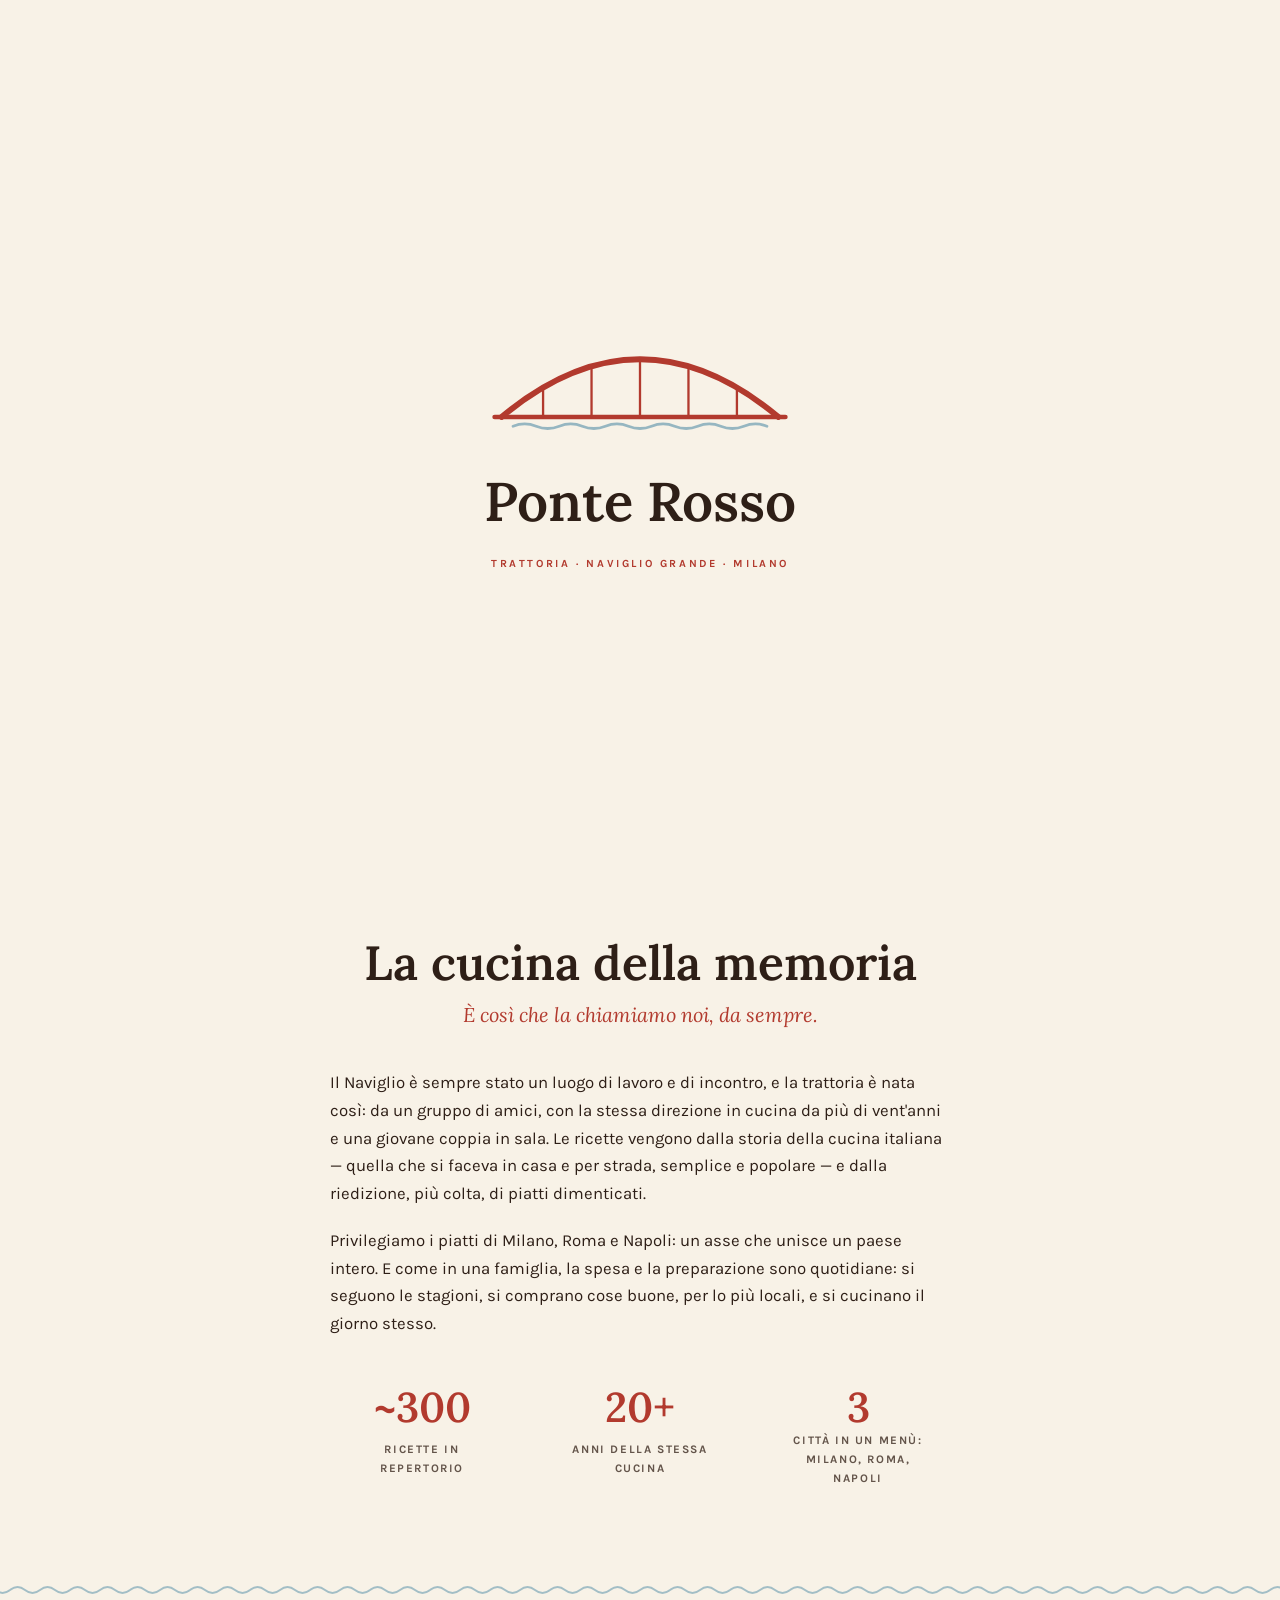
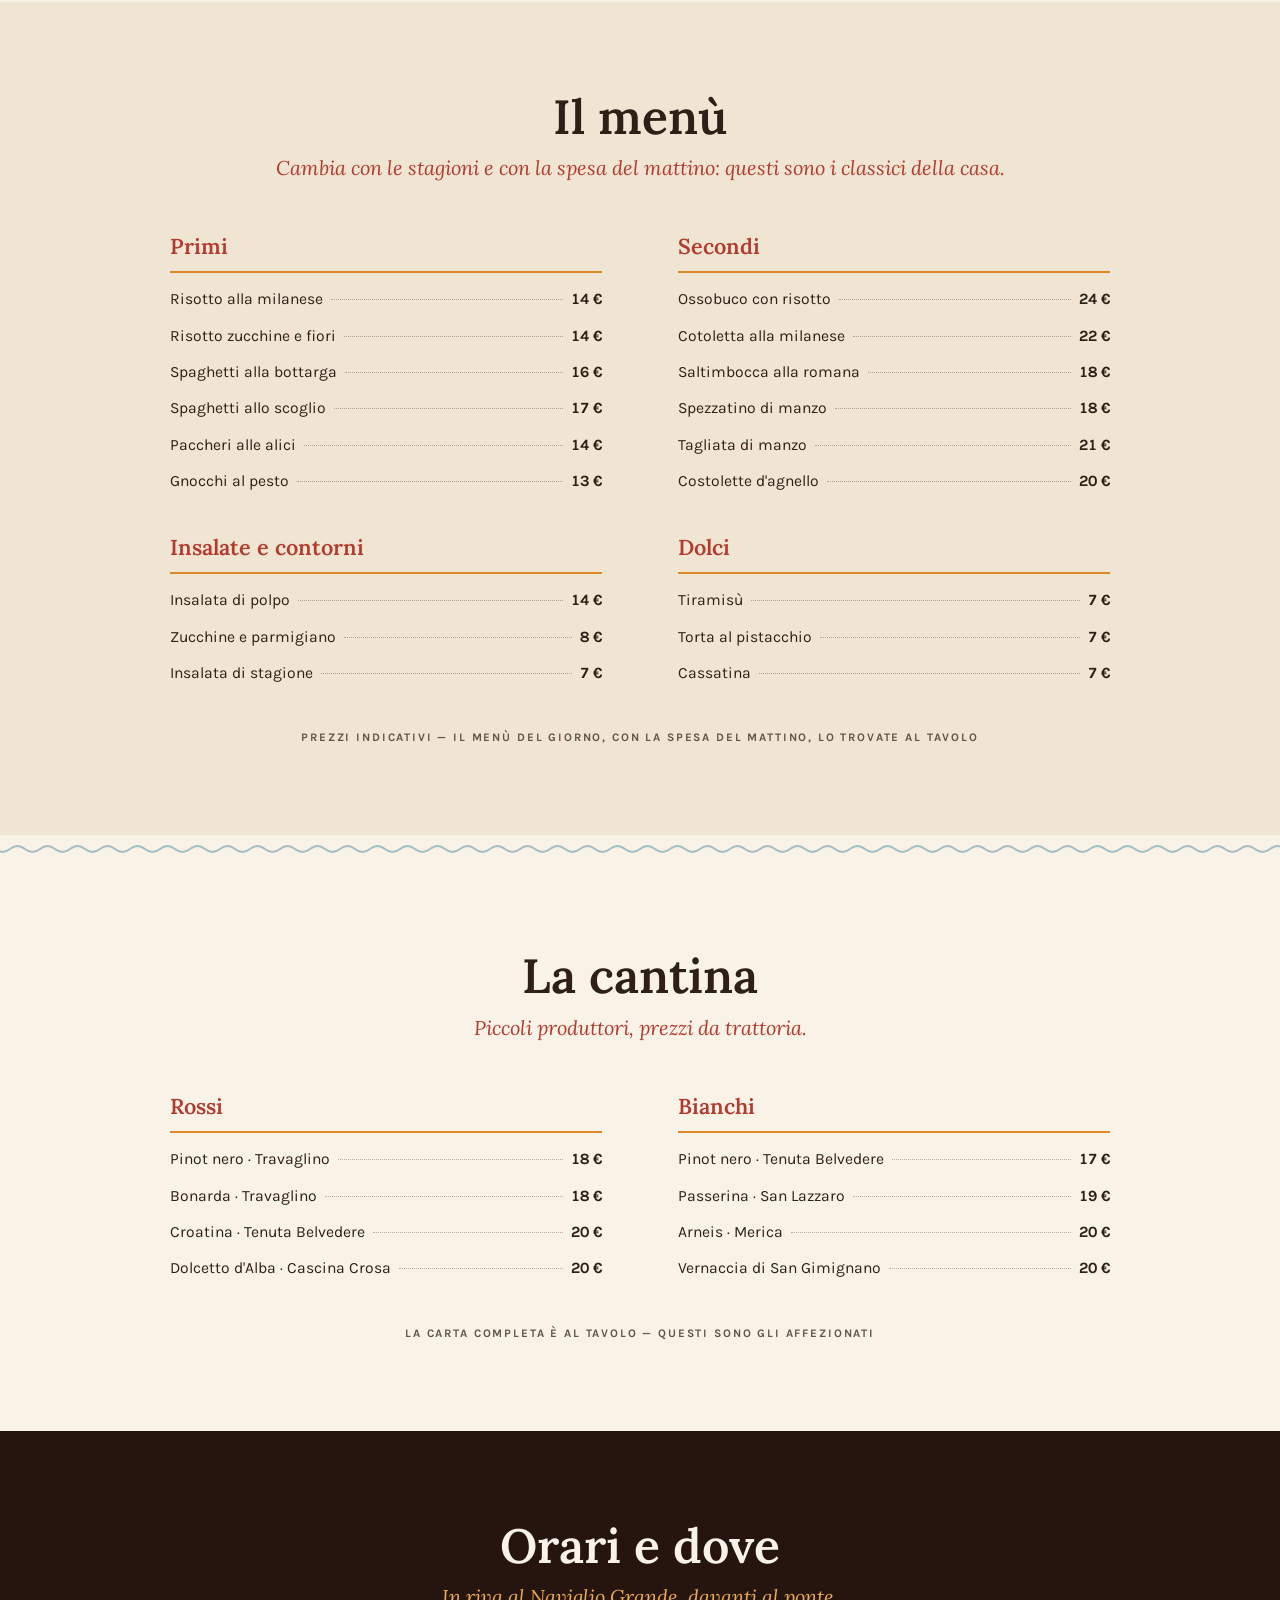
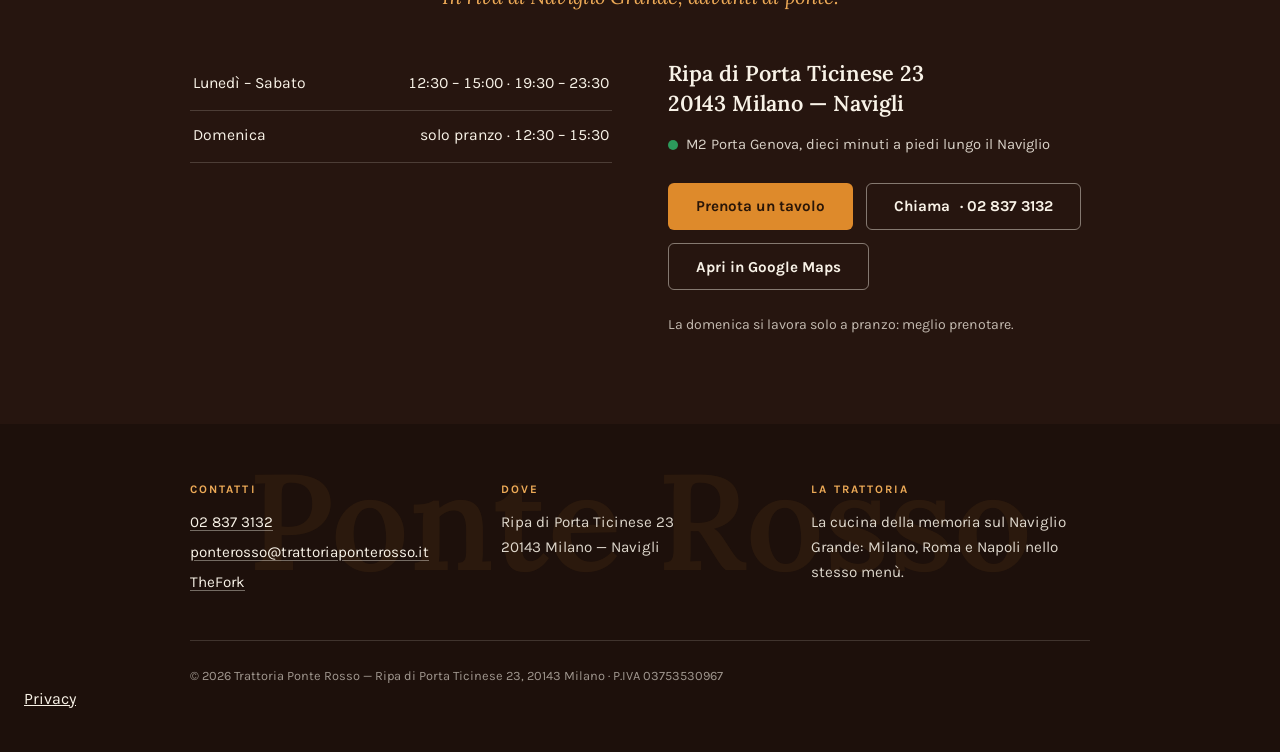
<file: index.html>
<!DOCTYPE html>
<html lang="it">
<head>
  <meta charset="UTF-8">
  <meta name="viewport" content="width=device-width, initial-scale=1.0">
  <meta name="robots" content="noindex">
  <title>Trattoria Ponte Rosso — Cucina della memoria sul Naviglio Grande, Milano | Ripa di Porta Ticinese 23</title>
  <meta name="description" content="Trattoria Ponte Rosso: cucina della memoria sul Naviglio Grande — risotto alla milanese, ossobuco, saltimbocca e l'asse Milano–Roma–Napoli. Ripa di Porta Ticinese 23, Milano. Prenota su TheFork o al 02 837 3132.">
  <meta property="og:title" content="Trattoria Ponte Rosso — Navigli, Milano">
  <meta property="og:description" content="La cucina della memoria sul Naviglio Grande: trecento ricette, spesa quotidiana e l'asse Milano–Roma–Napoli. TheFork 8,7 su 10.">
  <meta property="og:type" content="website">
  <meta property="og:locale" content="it_IT">
  <meta property="og:url" content="https://rotenzark.github.io/trattoria-ponte-rosso/">
  <meta property="og:image" content="https://rotenzark.github.io/trattoria-ponte-rosso/og-image.png">
  <meta name="twitter:card" content="summary_large_image">
  <link rel="canonical" href="https://rotenzark.github.io/trattoria-ponte-rosso/">
  <meta name="theme-color" content="#26150F">
  <link rel="icon" href="favicon.svg?v=1" type="image/svg+xml">
  <link rel="icon" href="favicon-32.png?v=1" type="image/png" sizes="32x32">
  <link rel="apple-touch-icon" href="apple-touch-icon.png?v=1">
  <script>document.documentElement.classList.add('js')</script>
  <link rel="stylesheet" href="fonts/fonts.css?v=1">
  <link rel="stylesheet" href="css/style.css?v=1">
  <script type="application/ld+json">
  {
    "@context": "https://schema.org",
    "@type": "Restaurant",
    "name": "Trattoria Ponte Rosso",
    "description": "Trattoria sul Naviglio Grande: cucina della memoria, circa trecento ricette tra semplicità casalinga e piatti riproposti dalla tradizione, lungo l'asse Milano–Roma–Napoli. Spesa quotidiana e produzioni locali.",
    "servesCuisine": "Cucina italiana della tradizione",
    "telephone": "+39028373132",
    "email": "ponterosso@trattoriaponterosso.it",
    "priceRange": "€€",
    "acceptsReservations": "https://www.thefork.it/ristorante/ponte-rosso-r53111",
    "url": "https://rotenzark.github.io/trattoria-ponte-rosso/",
    "image": "https://rotenzark.github.io/trattoria-ponte-rosso/og-image.png",
    "address": {
      "@type": "PostalAddress",
      "streetAddress": "Ripa di Porta Ticinese 23",
      "addressLocality": "Milano",
      "postalCode": "20143",
      "addressRegion": "MI",
      "addressCountry": "IT"
    },
    "areaServed": "Milano Navigli",
    "hasMap": "https://www.google.com/maps/search/?api=1&query=Ripa+di+Porta+Ticinese+23%2C+Milano",
    "openingHoursSpecification": [
      { "@type": "OpeningHoursSpecification", "dayOfWeek": ["Monday","Tuesday","Wednesday","Thursday","Friday","Saturday"], "opens": "12:30", "closes": "15:00" },
      { "@type": "OpeningHoursSpecification", "dayOfWeek": ["Monday","Tuesday","Wednesday","Thursday","Friday","Saturday"], "opens": "19:30", "closes": "23:30" },
      { "@type": "OpeningHoursSpecification", "dayOfWeek": "Sunday", "opens": "12:30", "closes": "15:30" }
    ]
  }
  </script>
</head>
<body>

  <!-- ============ INTRO "IL PONTE" ============ -->
  <div class="intro" id="intro" aria-hidden="true">
    <div class="intro-scena">
      <svg class="intro-ponte" viewBox="0 0 260 90" fill="none" focusable="false">
        <path class="p-arco" d="M10 78 Q130 -22 250 78"/>
        <line class="p-impalcato" x1="4" y1="78" x2="256" y2="78"/>
        <g class="p-tiranti">
          <line x1="46" y1="78" x2="46" y2="55"/>
          <line x1="88" y1="78" x2="88" y2="37"/>
          <line x1="130" y1="78" x2="130" y2="29"/>
          <line x1="172" y1="78" x2="172" y2="37"/>
          <line x1="214" y1="78" x2="214" y2="55"/>
        </g>
        <path class="p-acqua" d="M20 86 q10 -4 20 0 t20 0 t20 0 t20 0 t20 0 t20 0 t20 0 t20 0 t20 0 t20 0 t20 0"/>
      </svg>
      <p class="intro-nome">Ponte Rosso</p>
      <p class="intro-riga">Trattoria · Naviglio Grande · Milano</p>
    </div>
  </div>
  <noscript><style>.intro { display: none; }</style></noscript>

  <a class="skip-link" href="#top" data-i18n="skip">Salta al contenuto</a>

  <header class="topbar">
    <a class="wordmark" href="#top" aria-label="Ponte Rosso — torna su" data-i18n-aria="aria_top">Ponte Rosso</a>
    <nav class="nav" aria-label="Navigazione principale" data-i18n-aria="aria_nav">
      <button class="nav-toggle" aria-expanded="false" aria-controls="nav-menu">
        <span class="nav-toggle-bar" aria-hidden="true"></span>
        <span data-i18n="menu">Menu</span>
      </button>
      <ul class="nav-menu" id="nav-menu">
        <li><a href="#memoria" data-i18n="nav_story">La memoria</a></li>
        <li><a href="#menu-sez" data-i18n="nav_menu2">Il menù</a></li>
        <li><a href="#cantina" data-i18n="nav_wines">La cantina</a></li>
        <li><a href="#orari" data-i18n="nav_hours">Orari e dove</a></li>
      </ul>
    </nav>
    <div class="topbar-actions">
      <div class="lang-switch" role="group" aria-label="Lingua / Language">
        <button class="lang-btn is-active" data-lang="it" aria-pressed="true">IT</button>
        <span class="lang-sep" aria-hidden="true">/</span>
        <button class="lang-btn" data-lang="en" aria-pressed="false">EN</button>
      </div>
      <a class="btn btn-arancio btn-small" href="https://www.thefork.it/ristorante/ponte-rosso-r53111" target="_blank" rel="noopener">
        <span data-i18n="book_short">Prenota</span>
      </a>
    </div>
  </header>

  <main id="top">

    <!-- ============ HERO CON FOTO ============ -->
    <section class="hero">
      <img class="hero-sfondo" src="assets/img/ingresso.jpg" alt="" width="900" height="1200" aria-hidden="true">
      <div class="hero-velo" aria-hidden="true"></div>
      <div class="hero-contenuto">
        <p class="eyebrow" data-i18n="hero_eyebrow">Trattoria · Naviglio Grande · Ripa di Porta Ticinese 23, Milano</p>
        <h1 class="hero-nome">Ponte Rosso</h1>
        <p class="hero-claim" data-i18n="hero_claim">La cucina della memoria, in riva al Naviglio.</p>
        <p class="hero-lead" data-i18n="hero_lead">Trecento ricette tra la cucina di casa e i piatti dimenticati, la spesa fatta ogni mattina e la stessa mano in cucina da più di vent'anni. Il ponte è quello lì fuori.</p>
        <div class="hero-cta">
          <a class="btn btn-arancio" href="https://www.thefork.it/ristorante/ponte-rosso-r53111" target="_blank" rel="noopener" data-i18n="book_cta">Prenota un tavolo</a>
          <a class="btn btn-velo" href="#menu-sez" data-i18n="menu_cta">Guarda il menù</a>
        </div>
        <p class="hero-badge" data-i18n="hero_badge">8,7 su 10 su TheFork · sul Naviglio Grande</p>
      </div>
    </section>

    <!-- ============ LA MEMORIA ============ -->
    <section class="sezione" id="memoria">
      <h2 class="sezione-titolo" data-i18n="mem_title">La cucina della memoria</h2>
      <p class="sezione-sub" data-i18n="mem_sub">È così che la chiamiamo noi, da sempre.</p>
      <div class="memoria-testo">
        <p data-i18n="mem_p1">Il Naviglio è sempre stato un luogo di lavoro e di incontro, e la trattoria è nata così: da un gruppo di amici, con la stessa direzione in cucina da più di vent'anni e una giovane coppia in sala. Le ricette vengono dalla storia della cucina italiana — quella che si faceva in casa e per strada, semplice e popolare — e dalla riedizione, più colta, di piatti dimenticati.</p>
        <p data-i18n="mem_p2">Privilegiamo i piatti di Milano, Roma e Napoli: un asse che unisce un paese intero. E come in una famiglia, la spesa e la preparazione sono quotidiane: si seguono le stagioni, si comprano cose buone, per lo più locali, e si cucinano il giorno stesso.</p>
      </div>
      <ul class="memoria-numeri" aria-label="La trattoria in numeri" data-i18n-aria="aria_numbers">
        <li><span class="numero">~300</span><span class="numero-cosa" data-i18n="n1">ricette in repertorio</span></li>
        <li><span class="numero">20+</span><span class="numero-cosa" data-i18n="n2">anni della stessa cucina</span></li>
        <li><span class="numero">3</span><span class="numero-cosa" data-i18n="n3">città in un menù: Milano, Roma, Napoli</span></li>
      </ul>
    </section>

    <div class="onda" aria-hidden="true"></div>

    <!-- ============ IL MENÙ ============ -->
    <section class="sezione sezione-calda" id="menu-sez">
      <h2 class="sezione-titolo" data-i18n="menu_title">Il menù</h2>
      <p class="sezione-sub" data-i18n="menu_sub">Cambia con le stagioni e con la spesa del mattino: questi sono i classici della casa.</p>

      <div class="menu-colonne">
        <div class="menu-cat">
          <h3 class="cat-nome" data-i18n="c1">Primi</h3>
          <ul class="voci">
            <li class="voce"><span class="voce-nome" data-i18n="pr1">Risotto alla milanese</span><span class="voce-punti" aria-hidden="true"></span><span class="voce-prezzo">14 €</span></li>
            <li class="voce"><span class="voce-nome" data-i18n="pr2">Risotto zucchine e fiori</span><span class="voce-punti" aria-hidden="true"></span><span class="voce-prezzo">14 €</span></li>
            <li class="voce"><span class="voce-nome" data-i18n="pr3">Spaghetti alla bottarga</span><span class="voce-punti" aria-hidden="true"></span><span class="voce-prezzo">16 €</span></li>
            <li class="voce"><span class="voce-nome" data-i18n="pr4">Spaghetti allo scoglio</span><span class="voce-punti" aria-hidden="true"></span><span class="voce-prezzo">17 €</span></li>
            <li class="voce"><span class="voce-nome" data-i18n="pr5">Paccheri alle alici</span><span class="voce-punti" aria-hidden="true"></span><span class="voce-prezzo">14 €</span></li>
            <li class="voce"><span class="voce-nome" data-i18n="pr6">Gnocchi al pesto</span><span class="voce-punti" aria-hidden="true"></span><span class="voce-prezzo">13 €</span></li>
          </ul>
          <h3 class="cat-nome cat-nome-dopo" data-i18n="c3">Insalate e contorni</h3>
          <ul class="voci">
            <li class="voce"><span class="voce-nome" data-i18n="ct1">Insalata di polpo</span><span class="voce-punti" aria-hidden="true"></span><span class="voce-prezzo">14 €</span></li>
            <li class="voce"><span class="voce-nome" data-i18n="ct2">Zucchine e parmigiano</span><span class="voce-punti" aria-hidden="true"></span><span class="voce-prezzo">8 €</span></li>
            <li class="voce"><span class="voce-nome" data-i18n="ct3">Insalata di stagione</span><span class="voce-punti" aria-hidden="true"></span><span class="voce-prezzo">7 €</span></li>
          </ul>
        </div>
        <div class="menu-cat">
          <h3 class="cat-nome" data-i18n="c2">Secondi</h3>
          <ul class="voci">
            <li class="voce"><span class="voce-nome" data-i18n="sc1">Ossobuco con risotto</span><span class="voce-punti" aria-hidden="true"></span><span class="voce-prezzo">24 €</span></li>
            <li class="voce"><span class="voce-nome" data-i18n="sc2">Cotoletta alla milanese</span><span class="voce-punti" aria-hidden="true"></span><span class="voce-prezzo">22 €</span></li>
            <li class="voce"><span class="voce-nome" data-i18n="sc3">Saltimbocca alla romana</span><span class="voce-punti" aria-hidden="true"></span><span class="voce-prezzo">18 €</span></li>
            <li class="voce"><span class="voce-nome" data-i18n="sc4">Spezzatino di manzo</span><span class="voce-punti" aria-hidden="true"></span><span class="voce-prezzo">18 €</span></li>
            <li class="voce"><span class="voce-nome" data-i18n="sc5">Tagliata di manzo</span><span class="voce-punti" aria-hidden="true"></span><span class="voce-prezzo">21 €</span></li>
            <li class="voce"><span class="voce-nome" data-i18n="sc6">Costolette d'agnello</span><span class="voce-punti" aria-hidden="true"></span><span class="voce-prezzo">20 €</span></li>
          </ul>
          <h3 class="cat-nome cat-nome-dopo" data-i18n="c4">Dolci</h3>
          <ul class="voci">
            <li class="voce"><span class="voce-nome" data-i18n="dl1">Tiramisù</span><span class="voce-punti" aria-hidden="true"></span><span class="voce-prezzo">7 €</span></li>
            <li class="voce"><span class="voce-nome" data-i18n="dl2">Torta al pistacchio</span><span class="voce-punti" aria-hidden="true"></span><span class="voce-prezzo">7 €</span></li>
            <li class="voce"><span class="voce-nome" data-i18n="dl3">Cassatina</span><span class="voce-punti" aria-hidden="true"></span><span class="voce-prezzo">7 €</span></li>
          </ul>
        </div>
      </div>
      <p class="menu-nota mono" data-i18n="menu_note">Prezzi indicativi — il menù del giorno, con la spesa del mattino, lo trovate al tavolo</p>
    </section>

    <div class="onda" aria-hidden="true"></div>

    <!-- ============ LA CANTINA ============ -->
    <section class="sezione" id="cantina">
      <h2 class="sezione-titolo" data-i18n="cant_title">La cantina</h2>
      <p class="sezione-sub" data-i18n="cant_sub">Piccoli produttori, prezzi da trattoria.</p>
      <div class="menu-colonne cantina-colonne">
        <div class="menu-cat">
          <h3 class="cat-nome" data-i18n="c5">Rossi</h3>
          <ul class="voci">
            <li class="voce"><span class="voce-nome">Pinot nero · Travaglino</span><span class="voce-punti" aria-hidden="true"></span><span class="voce-prezzo">18 €</span></li>
            <li class="voce"><span class="voce-nome">Bonarda · Travaglino</span><span class="voce-punti" aria-hidden="true"></span><span class="voce-prezzo">18 €</span></li>
            <li class="voce"><span class="voce-nome">Croatina · Tenuta Belvedere</span><span class="voce-punti" aria-hidden="true"></span><span class="voce-prezzo">20 €</span></li>
            <li class="voce"><span class="voce-nome">Dolcetto d'Alba · Cascina Crosa</span><span class="voce-punti" aria-hidden="true"></span><span class="voce-prezzo">20 €</span></li>
          </ul>
        </div>
        <div class="menu-cat">
          <h3 class="cat-nome" data-i18n="c6">Bianchi</h3>
          <ul class="voci">
            <li class="voce"><span class="voce-nome">Pinot nero · Tenuta Belvedere</span><span class="voce-punti" aria-hidden="true"></span><span class="voce-prezzo">17 €</span></li>
            <li class="voce"><span class="voce-nome">Passerina · San Lazzaro</span><span class="voce-punti" aria-hidden="true"></span><span class="voce-prezzo">19 €</span></li>
            <li class="voce"><span class="voce-nome">Arneis · Merica</span><span class="voce-punti" aria-hidden="true"></span><span class="voce-prezzo">20 €</span></li>
            <li class="voce"><span class="voce-nome">Vernaccia di San Gimignano</span><span class="voce-punti" aria-hidden="true"></span><span class="voce-prezzo">20 €</span></li>
          </ul>
        </div>
      </div>
      <p class="menu-nota mono" data-i18n="cant_note">La carta completa è al tavolo — questi sono gli affezionati</p>
    </section>

    <!-- ============ ORARI E DOVE ============ -->
    <section class="sezione sezione-scura" id="orari">
      <h2 class="sezione-titolo" data-i18n="hours_title">Orari e dove</h2>
      <p class="sezione-sub sezione-sub-chiara" data-i18n="hours_sub">In riva al Naviglio Grande, davanti al ponte.</p>
      <div class="orari-dove">
        <table class="orari-tabella">
          <caption class="visually-hidden" data-i18n="hours_caption">Orari di apertura</caption>
          <tbody>
            <tr><th scope="row" data-i18n="weekdays">Lunedì – Sabato</th><td>12:30 – 15:00 · 19:30 – 23:30</td></tr>
            <tr><th scope="row" data-i18n="sun">Domenica</th><td><span data-i18n="sun_lunch">solo pranzo</span> · 12:30 – 15:30</td></tr>
          </tbody>
        </table>
        <div class="dove">
          <address class="dove-indirizzo">
            Ripa di Porta Ticinese 23<br>
            20143 Milano — Navigli
          </address>
          <p class="dove-metro"><span class="metro-dot" aria-hidden="true"></span> <span data-i18n="metro">M2 Porta Genova, dieci minuti a piedi lungo il Naviglio</span></p>
          <div class="dove-azioni">
            <a class="btn btn-arancio" href="https://www.thefork.it/ristorante/ponte-rosso-r53111" target="_blank" rel="noopener" data-i18n="book_cta">Prenota un tavolo</a>
            <a class="btn btn-quieto-chiaro" href="tel:+39028373132"><span data-i18n="call_cta">Chiama</span>&nbsp;· 02 837 3132</a>
            <a class="btn btn-quieto-chiaro" href="https://www.google.com/maps/search/?api=1&query=Ripa+di+Porta+Ticinese+23%2C+Milano" target="_blank" rel="noopener" data-i18n="maps">Apri in Google Maps</a>
          </div>
          <p class="dove-note" data-i18n="book_note">La domenica si lavora solo a pranzo: meglio prenotare.</p>
        </div>
      </div>
    </section>

  </main>

  <!-- ============ FOOTER ============ -->
  <footer class="footer">
    <p class="footer-wordmark" aria-hidden="true">Ponte Rosso</p>
    <div class="footer-cols">
      <div>
        <h3 data-i18n="f_contacts">Contatti</h3>
        <p><a href="tel:+39028373132">02 837 3132</a></p>
        <p><a href="mailto:ponterosso@trattoriaponterosso.it">ponterosso@trattoriaponterosso.it</a></p>
        <p><a href="https://www.thefork.it/ristorante/ponte-rosso-r53111" target="_blank" rel="noopener">TheFork</a></p>
      </div>
      <div>
        <h3 data-i18n="f_where">Dove</h3>
        <p>Ripa di Porta Ticinese 23<br>20143 Milano — Navigli</p>
      </div>
      <div>
        <h3 data-i18n="f_what">La trattoria</h3>
        <p data-i18n="f_line">La cucina della memoria sul Naviglio Grande: Milano, Roma e Napoli nello stesso menù.</p>
      </div>
    </div>
    <p class="footer-legal">© <span data-current-year>2026</span> Trattoria Ponte Rosso — Ripa di Porta Ticinese 23, 20143 Milano · P.IVA 03753530967</p>
    <p class="privacy-link"><a href="privacy.html">Privacy</a></p>
</footer>

  <script src="js/main.js?v=1"></script>
</body>
</html>
</file>
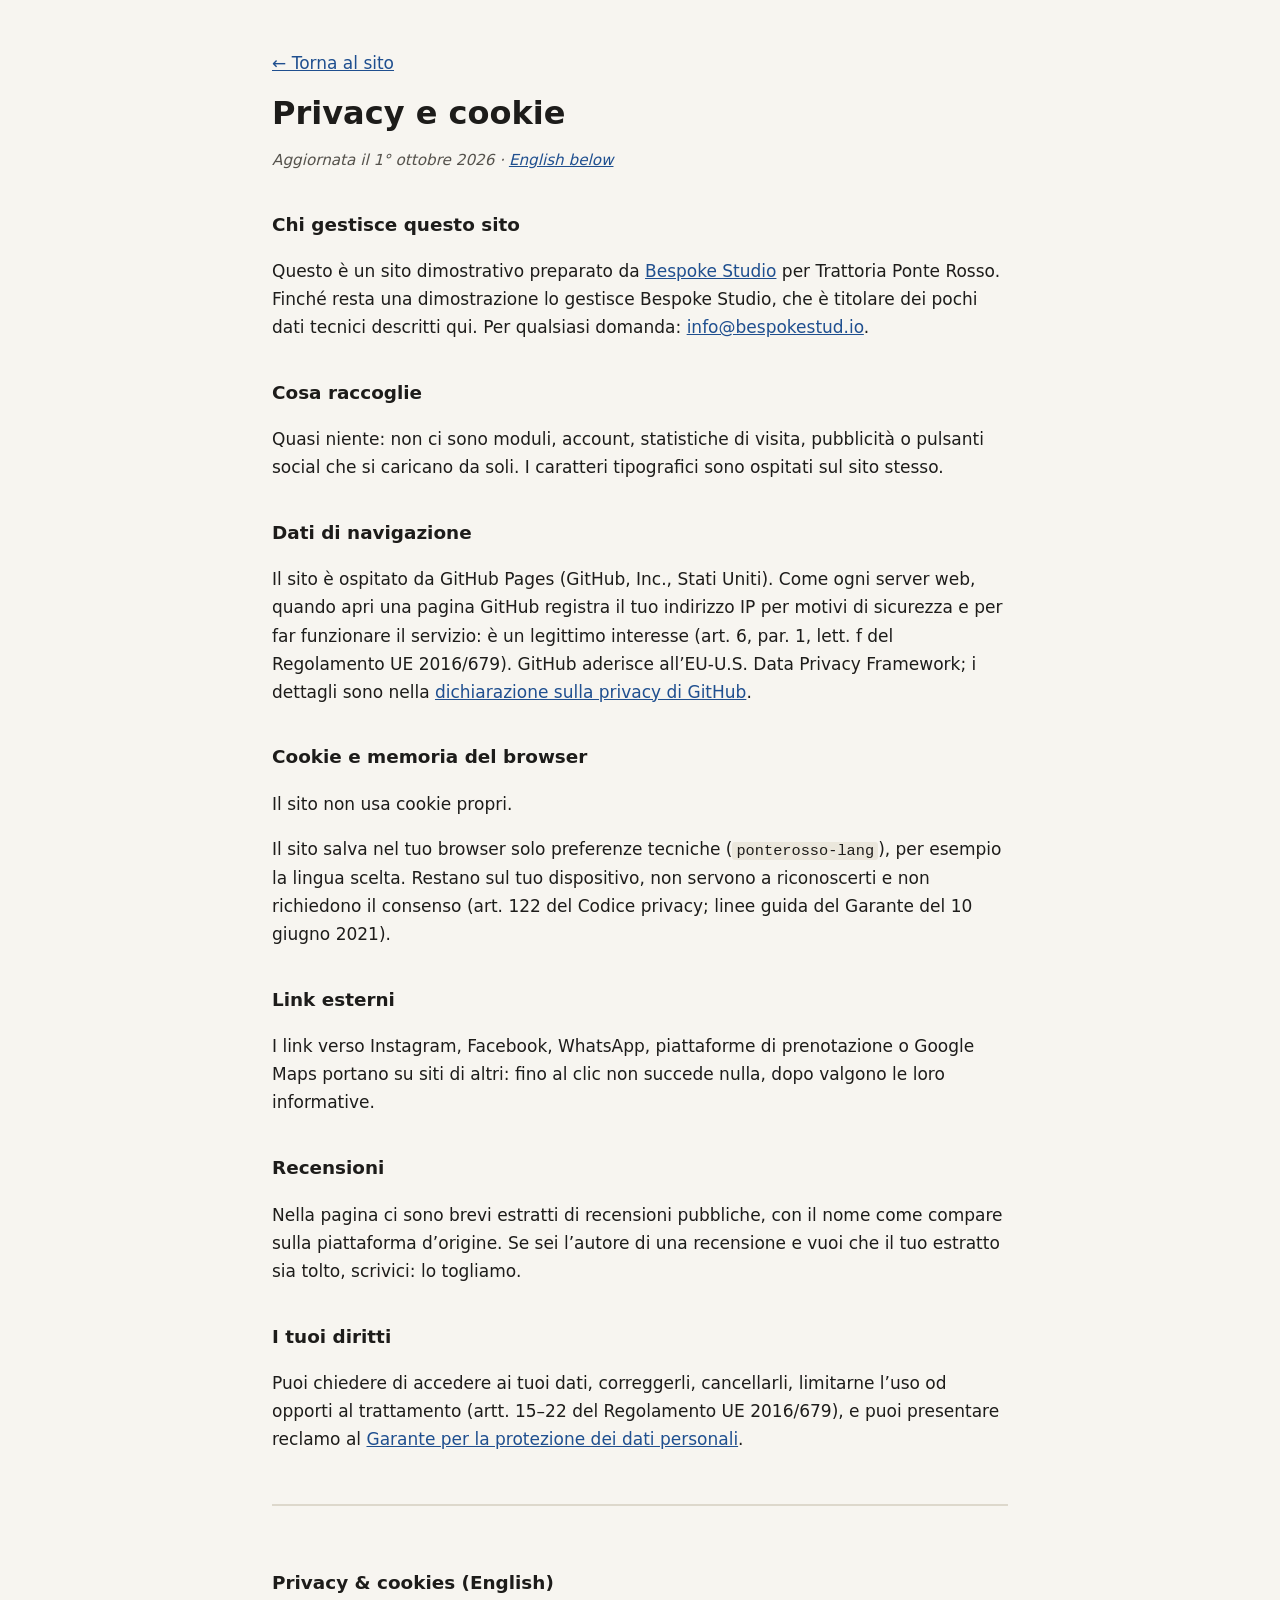
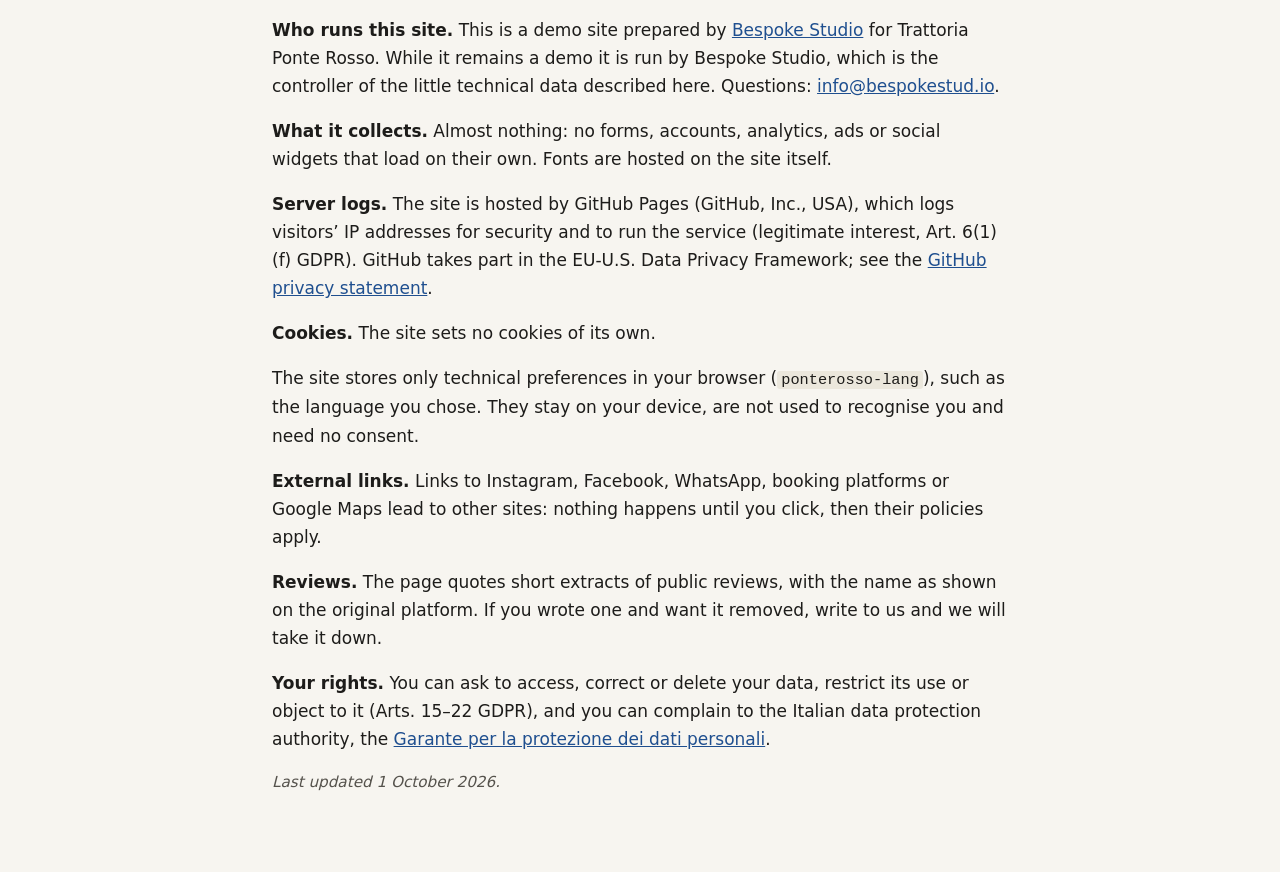
<file: privacy.html>
<!DOCTYPE html>
<html lang="it">
<head>
  <meta charset="UTF-8">
  <meta name="viewport" content="width=device-width, initial-scale=1.0">
  <meta name="robots" content="noindex">
  <title>Privacy e cookie · Trattoria Ponte Rosso</title>
  <meta name="description" content="Informativa privacy e cookie del sito Trattoria Ponte Rosso.">
  <style>
    body { margin: 0; background: #f7f5f0; color: #1d1c1a; font: 17px/1.65 system-ui, -apple-system, "Segoe UI", Roboto, sans-serif; }
    main { max-width: 46rem; margin: 0 auto; padding: 32px 20px 64px; }
    h1 { font-size: 2rem; line-height: 1.2; margin: 0.4em 0 0.2em; }
    h2 { font-size: 1.15rem; margin: 2em 0 0.4em; }
    a { color: #1f4f8f; }
    .data { color: #55524c; font-style: italic; font-size: 0.95rem; }
    .en { margin-top: 3em; padding-top: 1.5em; border-top: 2px solid #ddd8cc; }
    code { font-size: 0.9em; background: #ebe7dc; padding: 0 4px; border-radius: 3px; }
  </style>
</head>
<body>
<main>
  <p><a href="index.html">← Torna al sito</a></p>
  <h1>Privacy e cookie</h1>
  <p class="data">Aggiornata il 1° ottobre 2026 · <a href="#english" lang="en">English below</a></p>
  <h2>Chi gestisce questo sito</h2>
  <p>Questo è un sito dimostrativo preparato da <a href="https://bespokestud.io" rel="noopener">Bespoke Studio</a> per Trattoria Ponte Rosso. Finché resta una dimostrazione lo gestisce Bespoke Studio, che è titolare dei pochi dati tecnici descritti qui. Per qualsiasi domanda: <a href="mailto:info@bespokestud.io">info@bespokestud.io</a>.</p>
  <h2>Cosa raccoglie</h2>
  <p>Quasi niente: non ci sono moduli, account, statistiche di visita, pubblicità o pulsanti social che si caricano da soli. I caratteri tipografici sono ospitati sul sito stesso.</p>
  <h2>Dati di navigazione</h2>
  <p>Il sito è ospitato da GitHub Pages (GitHub, Inc., Stati Uniti). Come ogni server web, quando apri una pagina GitHub registra il tuo indirizzo IP per motivi di sicurezza e per far funzionare il servizio: è un legittimo interesse (art. 6, par. 1, lett. f del Regolamento UE 2016/679). GitHub aderisce all’EU-U.S. Data Privacy Framework; i dettagli sono nella <a href="https://docs.github.com/site-policy/privacy-policies/github-general-privacy-statement" rel="noopener">dichiarazione sulla privacy di GitHub</a>.</p>
  
  <h2>Cookie e memoria del browser</h2>
  <p>Il sito non usa cookie propri.</p>
  <p>Il sito salva nel tuo browser solo preferenze tecniche (<code>ponterosso-lang</code>), per esempio la lingua scelta. Restano sul tuo dispositivo, non servono a riconoscerti e non richiedono il consenso (art. 122 del Codice privacy; linee guida del Garante del 10 giugno 2021).</p>
  
  <h2>Link esterni</h2>
  <p>I link verso Instagram, Facebook, WhatsApp, piattaforme di prenotazione o Google Maps portano su siti di altri: fino al clic non succede nulla, dopo valgono le loro informative.</p>
  <h2>Recensioni</h2>
  <p>Nella pagina ci sono brevi estratti di recensioni pubbliche, con il nome come compare sulla piattaforma d’origine. Se sei l’autore di una recensione e vuoi che il tuo estratto sia tolto, scrivici: lo togliamo.</p>
  <h2>I tuoi diritti</h2>
  <p>Puoi chiedere di accedere ai tuoi dati, correggerli, cancellarli, limitarne l’uso od opporti al trattamento (artt. 15–22 del Regolamento UE 2016/679), e puoi presentare reclamo al <a href="https://www.garanteprivacy.it" rel="noopener">Garante per la protezione dei dati personali</a>.</p>
  <div class="en" id="english" lang="en">
    <h2>Privacy &amp; cookies (English)</h2>
    <p><strong>Who runs this site.</strong> This is a demo site prepared by <a href="https://bespokestud.io" rel="noopener">Bespoke Studio</a> for Trattoria Ponte Rosso. While it remains a demo it is run by Bespoke Studio, which is the controller of the little technical data described here. Questions: <a href="mailto:info@bespokestud.io">info@bespokestud.io</a>.</p>
    <p><strong>What it collects.</strong> Almost nothing: no forms, accounts, analytics, ads or social widgets that load on their own. Fonts are hosted on the site itself.</p>
    <p><strong>Server logs.</strong> The site is hosted by GitHub Pages (GitHub, Inc., USA), which logs visitors’ IP addresses for security and to run the service (legitimate interest, Art. 6(1)(f) GDPR). GitHub takes part in the EU-U.S. Data Privacy Framework; see the <a href="https://docs.github.com/site-policy/privacy-policies/github-general-privacy-statement" rel="noopener">GitHub privacy statement</a>.</p>
    
    <p><strong>Cookies.</strong> The site sets no cookies of its own.</p>
    <p>The site stores only technical preferences in your browser (<code>ponterosso-lang</code>), such as the language you chose. They stay on your device, are not used to recognise you and need no consent.</p>
    
    <p><strong>External links.</strong> Links to Instagram, Facebook, WhatsApp, booking platforms or Google Maps lead to other sites: nothing happens until you click, then their policies apply.</p>
    <p><strong>Reviews.</strong> The page quotes short extracts of public reviews, with the name as shown on the original platform. If you wrote one and want it removed, write to us and we will take it down.</p>
    <p><strong>Your rights.</strong> You can ask to access, correct or delete your data, restrict its use or object to it (Arts. 15–22 GDPR), and you can complain to the Italian data protection authority, the <a href="https://www.garanteprivacy.it" rel="noopener">Garante per la protezione dei dati personali</a>.</p>
    <p class="data">Last updated 1 October 2026.</p>
  </div>
</main>
</body>
</html>
</file>
<file: fonts/fonts.css>
/* Caratteri ospitati sul sito: nessuna richiesta a Google Fonts o Fontshare (giro privacy 1/10/2026). Licenze in LICENSE.txt. */
/* latin-ext */
@font-face {
  font-family: 'Karla';
  font-style: normal;
  font-weight: 400;
  font-display: swap;
  src: url(karla-v33-qkB9XvYC6trAT55ZBi1ueQVIjQTD-JrIH2G7nytkHRyQ8p4wUjm6bnEr.woff2) format('woff2');
  unicode-range: U+0100-02BA, U+02BD-02C5, U+02C7-02CC, U+02CE-02D7, U+02DD-02FF, U+0304, U+0308, U+0329, U+1D00-1DBF, U+1E00-1E9F, U+1EF2-1EFF, U+2020, U+20A0-20AB, U+20AD-20C0, U+2113, U+2C60-2C7F, U+A720-A7FF;
}
/* latin */
@font-face {
  font-family: 'Karla';
  font-style: normal;
  font-weight: 400;
  font-display: swap;
  src: url(karla-v33-qkB9XvYC6trAT55ZBi1ueQVIjQTD-JrIH2G7nytkHRyQ8p4wUje6bg.woff2) format('woff2');
  unicode-range: U+0000-00FF, U+0131, U+0152-0153, U+02BB-02BC, U+02C6, U+02DA, U+02DC, U+0304, U+0308, U+0329, U+2000-206F, U+20AC, U+2122, U+2191, U+2193, U+2212, U+2215, U+FEFF, U+FFFD;
}
/* latin-ext */
@font-face {
  font-family: 'Karla';
  font-style: normal;
  font-weight: 500;
  font-display: swap;
  src: url(karla-v33-qkB9XvYC6trAT55ZBi1ueQVIjQTD-JrIH2G7nytkHRyQ8p4wUjm6bnEr.woff2) format('woff2');
  unicode-range: U+0100-02BA, U+02BD-02C5, U+02C7-02CC, U+02CE-02D7, U+02DD-02FF, U+0304, U+0308, U+0329, U+1D00-1DBF, U+1E00-1E9F, U+1EF2-1EFF, U+2020, U+20A0-20AB, U+20AD-20C0, U+2113, U+2C60-2C7F, U+A720-A7FF;
}
/* latin */
@font-face {
  font-family: 'Karla';
  font-style: normal;
  font-weight: 500;
  font-display: swap;
  src: url(karla-v33-qkB9XvYC6trAT55ZBi1ueQVIjQTD-JrIH2G7nytkHRyQ8p4wUje6bg.woff2) format('woff2');
  unicode-range: U+0000-00FF, U+0131, U+0152-0153, U+02BB-02BC, U+02C6, U+02DA, U+02DC, U+0304, U+0308, U+0329, U+2000-206F, U+20AC, U+2122, U+2191, U+2193, U+2212, U+2215, U+FEFF, U+FFFD;
}
/* latin-ext */
@font-face {
  font-family: 'Karla';
  font-style: normal;
  font-weight: 700;
  font-display: swap;
  src: url(karla-v33-qkB9XvYC6trAT55ZBi1ueQVIjQTD-JrIH2G7nytkHRyQ8p4wUjm6bnEr.woff2) format('woff2');
  unicode-range: U+0100-02BA, U+02BD-02C5, U+02C7-02CC, U+02CE-02D7, U+02DD-02FF, U+0304, U+0308, U+0329, U+1D00-1DBF, U+1E00-1E9F, U+1EF2-1EFF, U+2020, U+20A0-20AB, U+20AD-20C0, U+2113, U+2C60-2C7F, U+A720-A7FF;
}
/* latin */
@font-face {
  font-family: 'Karla';
  font-style: normal;
  font-weight: 700;
  font-display: swap;
  src: url(karla-v33-qkB9XvYC6trAT55ZBi1ueQVIjQTD-JrIH2G7nytkHRyQ8p4wUje6bg.woff2) format('woff2');
  unicode-range: U+0000-00FF, U+0131, U+0152-0153, U+02BB-02BC, U+02C6, U+02DA, U+02DC, U+0304, U+0308, U+0329, U+2000-206F, U+20AC, U+2122, U+2191, U+2193, U+2212, U+2215, U+FEFF, U+FFFD;
}
/* cyrillic-ext */
@font-face {
  font-family: 'Lora';
  font-style: italic;
  font-weight: 400;
  font-display: swap;
  src: url(lora-v37-0QIhMX1D_JOuMw_LLPtLp_A.woff2) format('woff2');
  unicode-range: U+0460-052F, U+1C80-1C8A, U+20B4, U+2DE0-2DFF, U+A640-A69F, U+FE2E-FE2F;
}
/* cyrillic */
@font-face {
  font-family: 'Lora';
  font-style: italic;
  font-weight: 400;
  font-display: swap;
  src: url(lora-v37-0QIhMX1D_JOuMw_LJftLp_A.woff2) format('woff2');
  unicode-range: U+0301, U+0400-045F, U+0490-0491, U+04B0-04B1, U+2116;
}
/* math */
@font-face {
  font-family: 'Lora';
  font-style: italic;
  font-weight: 400;
  font-display: swap;
  src: url(lora-v37-0QIhMX1D_JOuMw_LXftLp_A.woff2) format('woff2');
  unicode-range: U+0302-0303, U+0305, U+0307-0308, U+0310, U+0312, U+0315, U+031A, U+0326-0327, U+032C, U+032F-0330, U+0332-0333, U+0338, U+033A, U+0346, U+034D, U+0391-03A1, U+03A3-03A9, U+03B1-03C9, U+03D1, U+03D5-03D6, U+03F0-03F1, U+03F4-03F5, U+2016-2017, U+2034-2038, U+203C, U+2040, U+2043, U+2047, U+2050, U+2057, U+205F, U+2070-2071, U+2074-208E, U+2090-209C, U+20D0-20DC, U+20E1, U+20E5-20EF, U+2100-2112, U+2114-2115, U+2117-2121, U+2123-214F, U+2190, U+2192, U+2194-21AE, U+21B0-21E5, U+21F1-21F2, U+21F4-2211, U+2213-2214, U+2216-22FF, U+2308-230B, U+2310, U+2319, U+231C-2321, U+2336-237A, U+237C, U+2395, U+239B-23B7, U+23D0, U+23DC-23E1, U+2474-2475, U+25AF, U+25B3, U+25B7, U+25BD, U+25C1, U+25CA, U+25CC, U+25FB, U+266D-266F, U+27C0-27FF, U+2900-2AFF, U+2B0E-2B11, U+2B30-2B4C, U+2BFE, U+3030, U+FF5B, U+FF5D, U+1D400-1D7FF, U+1EE00-1EEFF;
}
/* symbols */
@font-face {
  font-family: 'Lora';
  font-style: italic;
  font-weight: 400;
  font-display: swap;
  src: url(lora-v37-0QIhMX1D_JOuMw_LT_tLp_A.woff2) format('woff2');
  unicode-range: U+0001-000C, U+000E-001F, U+007F-009F, U+20DD-20E0, U+20E2-20E4, U+2150-218F, U+2190, U+2192, U+2194-2199, U+21AF, U+21E6-21F0, U+21F3, U+2218-2219, U+2299, U+22C4-22C6, U+2300-243F, U+2440-244A, U+2460-24FF, U+25A0-27BF, U+2800-28FF, U+2921-2922, U+2981, U+29BF, U+29EB, U+2B00-2BFF, U+4DC0-4DFF, U+FFF9-FFFB, U+10140-1018E, U+10190-1019C, U+101A0, U+101D0-101FD, U+102E0-102FB, U+10E60-10E7E, U+1D2C0-1D2D3, U+1D2E0-1D37F, U+1F000-1F0FF, U+1F100-1F1AD, U+1F1E6-1F1FF, U+1F30D-1F30F, U+1F315, U+1F31C, U+1F31E, U+1F320-1F32C, U+1F336, U+1F378, U+1F37D, U+1F382, U+1F393-1F39F, U+1F3A7-1F3A8, U+1F3AC-1F3AF, U+1F3C2, U+1F3C4-1F3C6, U+1F3CA-1F3CE, U+1F3D4-1F3E0, U+1F3ED, U+1F3F1-1F3F3, U+1F3F5-1F3F7, U+1F408, U+1F415, U+1F41F, U+1F426, U+1F43F, U+1F441-1F442, U+1F444, U+1F446-1F449, U+1F44C-1F44E, U+1F453, U+1F46A, U+1F47D, U+1F4A3, U+1F4B0, U+1F4B3, U+1F4B9, U+1F4BB, U+1F4BF, U+1F4C8-1F4CB, U+1F4D6, U+1F4DA, U+1F4DF, U+1F4E3-1F4E6, U+1F4EA-1F4ED, U+1F4F7, U+1F4F9-1F4FB, U+1F4FD-1F4FE, U+1F503, U+1F507-1F50B, U+1F50D, U+1F512-1F513, U+1F53E-1F54A, U+1F54F-1F5FA, U+1F610, U+1F650-1F67F, U+1F687, U+1F68D, U+1F691, U+1F694, U+1F698, U+1F6AD, U+1F6B2, U+1F6B9-1F6BA, U+1F6BC, U+1F6C6-1F6CF, U+1F6D3-1F6D7, U+1F6E0-1F6EA, U+1F6F0-1F6F3, U+1F6F7-1F6FC, U+1F700-1F7FF, U+1F800-1F80B, U+1F810-1F847, U+1F850-1F859, U+1F860-1F887, U+1F890-1F8AD, U+1F8B0-1F8BB, U+1F8C0-1F8C1, U+1F900-1F90B, U+1F93B, U+1F946, U+1F984, U+1F996, U+1F9E9, U+1FA00-1FA6F, U+1FA70-1FA7C, U+1FA80-1FA89, U+1FA8F-1FAC6, U+1FACE-1FADC, U+1FADF-1FAE9, U+1FAF0-1FAF8, U+1FB00-1FBFF;
}
/* vietnamese */
@font-face {
  font-family: 'Lora';
  font-style: italic;
  font-weight: 400;
  font-display: swap;
  src: url(lora-v37-0QIhMX1D_JOuMw_LLvtLp_A.woff2) format('woff2');
  unicode-range: U+0102-0103, U+0110-0111, U+0128-0129, U+0168-0169, U+01A0-01A1, U+01AF-01B0, U+0300-0301, U+0303-0304, U+0308-0309, U+0323, U+0329, U+1EA0-1EF9, U+20AB;
}
/* latin-ext */
@font-face {
  font-family: 'Lora';
  font-style: italic;
  font-weight: 400;
  font-display: swap;
  src: url(lora-v37-0QIhMX1D_JOuMw_LL_tLp_A.woff2) format('woff2');
  unicode-range: U+0100-02BA, U+02BD-02C5, U+02C7-02CC, U+02CE-02D7, U+02DD-02FF, U+0304, U+0308, U+0329, U+1D00-1DBF, U+1E00-1E9F, U+1EF2-1EFF, U+2020, U+20A0-20AB, U+20AD-20C0, U+2113, U+2C60-2C7F, U+A720-A7FF;
}
/* latin */
@font-face {
  font-family: 'Lora';
  font-style: italic;
  font-weight: 400;
  font-display: swap;
  src: url(lora-v37-0QIhMX1D_JOuMw_LIftL.woff2) format('woff2');
  unicode-range: U+0000-00FF, U+0131, U+0152-0153, U+02BB-02BC, U+02C6, U+02DA, U+02DC, U+0304, U+0308, U+0329, U+2000-206F, U+20AC, U+2122, U+2191, U+2193, U+2212, U+2215, U+FEFF, U+FFFD;
}
/* cyrillic-ext */
@font-face {
  font-family: 'Lora';
  font-style: italic;
  font-weight: 600;
  font-display: swap;
  src: url(lora-v37-0QIhMX1D_JOuMw_LLPtLp_A.woff2) format('woff2');
  unicode-range: U+0460-052F, U+1C80-1C8A, U+20B4, U+2DE0-2DFF, U+A640-A69F, U+FE2E-FE2F;
}
/* cyrillic */
@font-face {
  font-family: 'Lora';
  font-style: italic;
  font-weight: 600;
  font-display: swap;
  src: url(lora-v37-0QIhMX1D_JOuMw_LJftLp_A.woff2) format('woff2');
  unicode-range: U+0301, U+0400-045F, U+0490-0491, U+04B0-04B1, U+2116;
}
/* math */
@font-face {
  font-family: 'Lora';
  font-style: italic;
  font-weight: 600;
  font-display: swap;
  src: url(lora-v37-0QIhMX1D_JOuMw_LXftLp_A.woff2) format('woff2');
  unicode-range: U+0302-0303, U+0305, U+0307-0308, U+0310, U+0312, U+0315, U+031A, U+0326-0327, U+032C, U+032F-0330, U+0332-0333, U+0338, U+033A, U+0346, U+034D, U+0391-03A1, U+03A3-03A9, U+03B1-03C9, U+03D1, U+03D5-03D6, U+03F0-03F1, U+03F4-03F5, U+2016-2017, U+2034-2038, U+203C, U+2040, U+2043, U+2047, U+2050, U+2057, U+205F, U+2070-2071, U+2074-208E, U+2090-209C, U+20D0-20DC, U+20E1, U+20E5-20EF, U+2100-2112, U+2114-2115, U+2117-2121, U+2123-214F, U+2190, U+2192, U+2194-21AE, U+21B0-21E5, U+21F1-21F2, U+21F4-2211, U+2213-2214, U+2216-22FF, U+2308-230B, U+2310, U+2319, U+231C-2321, U+2336-237A, U+237C, U+2395, U+239B-23B7, U+23D0, U+23DC-23E1, U+2474-2475, U+25AF, U+25B3, U+25B7, U+25BD, U+25C1, U+25CA, U+25CC, U+25FB, U+266D-266F, U+27C0-27FF, U+2900-2AFF, U+2B0E-2B11, U+2B30-2B4C, U+2BFE, U+3030, U+FF5B, U+FF5D, U+1D400-1D7FF, U+1EE00-1EEFF;
}
/* symbols */
@font-face {
  font-family: 'Lora';
  font-style: italic;
  font-weight: 600;
  font-display: swap;
  src: url(lora-v37-0QIhMX1D_JOuMw_LT_tLp_A.woff2) format('woff2');
  unicode-range: U+0001-000C, U+000E-001F, U+007F-009F, U+20DD-20E0, U+20E2-20E4, U+2150-218F, U+2190, U+2192, U+2194-2199, U+21AF, U+21E6-21F0, U+21F3, U+2218-2219, U+2299, U+22C4-22C6, U+2300-243F, U+2440-244A, U+2460-24FF, U+25A0-27BF, U+2800-28FF, U+2921-2922, U+2981, U+29BF, U+29EB, U+2B00-2BFF, U+4DC0-4DFF, U+FFF9-FFFB, U+10140-1018E, U+10190-1019C, U+101A0, U+101D0-101FD, U+102E0-102FB, U+10E60-10E7E, U+1D2C0-1D2D3, U+1D2E0-1D37F, U+1F000-1F0FF, U+1F100-1F1AD, U+1F1E6-1F1FF, U+1F30D-1F30F, U+1F315, U+1F31C, U+1F31E, U+1F320-1F32C, U+1F336, U+1F378, U+1F37D, U+1F382, U+1F393-1F39F, U+1F3A7-1F3A8, U+1F3AC-1F3AF, U+1F3C2, U+1F3C4-1F3C6, U+1F3CA-1F3CE, U+1F3D4-1F3E0, U+1F3ED, U+1F3F1-1F3F3, U+1F3F5-1F3F7, U+1F408, U+1F415, U+1F41F, U+1F426, U+1F43F, U+1F441-1F442, U+1F444, U+1F446-1F449, U+1F44C-1F44E, U+1F453, U+1F46A, U+1F47D, U+1F4A3, U+1F4B0, U+1F4B3, U+1F4B9, U+1F4BB, U+1F4BF, U+1F4C8-1F4CB, U+1F4D6, U+1F4DA, U+1F4DF, U+1F4E3-1F4E6, U+1F4EA-1F4ED, U+1F4F7, U+1F4F9-1F4FB, U+1F4FD-1F4FE, U+1F503, U+1F507-1F50B, U+1F50D, U+1F512-1F513, U+1F53E-1F54A, U+1F54F-1F5FA, U+1F610, U+1F650-1F67F, U+1F687, U+1F68D, U+1F691, U+1F694, U+1F698, U+1F6AD, U+1F6B2, U+1F6B9-1F6BA, U+1F6BC, U+1F6C6-1F6CF, U+1F6D3-1F6D7, U+1F6E0-1F6EA, U+1F6F0-1F6F3, U+1F6F7-1F6FC, U+1F700-1F7FF, U+1F800-1F80B, U+1F810-1F847, U+1F850-1F859, U+1F860-1F887, U+1F890-1F8AD, U+1F8B0-1F8BB, U+1F8C0-1F8C1, U+1F900-1F90B, U+1F93B, U+1F946, U+1F984, U+1F996, U+1F9E9, U+1FA00-1FA6F, U+1FA70-1FA7C, U+1FA80-1FA89, U+1FA8F-1FAC6, U+1FACE-1FADC, U+1FADF-1FAE9, U+1FAF0-1FAF8, U+1FB00-1FBFF;
}
/* vietnamese */
@font-face {
  font-family: 'Lora';
  font-style: italic;
  font-weight: 600;
  font-display: swap;
  src: url(lora-v37-0QIhMX1D_JOuMw_LLvtLp_A.woff2) format('woff2');
  unicode-range: U+0102-0103, U+0110-0111, U+0128-0129, U+0168-0169, U+01A0-01A1, U+01AF-01B0, U+0300-0301, U+0303-0304, U+0308-0309, U+0323, U+0329, U+1EA0-1EF9, U+20AB;
}
/* latin-ext */
@font-face {
  font-family: 'Lora';
  font-style: italic;
  font-weight: 600;
  font-display: swap;
  src: url(lora-v37-0QIhMX1D_JOuMw_LL_tLp_A.woff2) format('woff2');
  unicode-range: U+0100-02BA, U+02BD-02C5, U+02C7-02CC, U+02CE-02D7, U+02DD-02FF, U+0304, U+0308, U+0329, U+1D00-1DBF, U+1E00-1E9F, U+1EF2-1EFF, U+2020, U+20A0-20AB, U+20AD-20C0, U+2113, U+2C60-2C7F, U+A720-A7FF;
}
/* latin */
@font-face {
  font-family: 'Lora';
  font-style: italic;
  font-weight: 600;
  font-display: swap;
  src: url(lora-v37-0QIhMX1D_JOuMw_LIftL.woff2) format('woff2');
  unicode-range: U+0000-00FF, U+0131, U+0152-0153, U+02BB-02BC, U+02C6, U+02DA, U+02DC, U+0304, U+0308, U+0329, U+2000-206F, U+20AC, U+2122, U+2191, U+2193, U+2212, U+2215, U+FEFF, U+FFFD;
}
/* cyrillic-ext */
@font-face {
  font-family: 'Lora';
  font-style: normal;
  font-weight: 400;
  font-display: swap;
  src: url(lora-v37-0QIvMX1D_JOuMwf7I-NP.woff2) format('woff2');
  unicode-range: U+0460-052F, U+1C80-1C8A, U+20B4, U+2DE0-2DFF, U+A640-A69F, U+FE2E-FE2F;
}
/* cyrillic */
@font-face {
  font-family: 'Lora';
  font-style: normal;
  font-weight: 400;
  font-display: swap;
  src: url(lora-v37-0QIvMX1D_JOuMw77I-NP.woff2) format('woff2');
  unicode-range: U+0301, U+0400-045F, U+0490-0491, U+04B0-04B1, U+2116;
}
/* math */
@font-face {
  font-family: 'Lora';
  font-style: normal;
  font-weight: 400;
  font-display: swap;
  src: url(lora-v37-0QIvMX1D_JOuM3b7I-NP.woff2) format('woff2');
  unicode-range: U+0302-0303, U+0305, U+0307-0308, U+0310, U+0312, U+0315, U+031A, U+0326-0327, U+032C, U+032F-0330, U+0332-0333, U+0338, U+033A, U+0346, U+034D, U+0391-03A1, U+03A3-03A9, U+03B1-03C9, U+03D1, U+03D5-03D6, U+03F0-03F1, U+03F4-03F5, U+2016-2017, U+2034-2038, U+203C, U+2040, U+2043, U+2047, U+2050, U+2057, U+205F, U+2070-2071, U+2074-208E, U+2090-209C, U+20D0-20DC, U+20E1, U+20E5-20EF, U+2100-2112, U+2114-2115, U+2117-2121, U+2123-214F, U+2190, U+2192, U+2194-21AE, U+21B0-21E5, U+21F1-21F2, U+21F4-2211, U+2213-2214, U+2216-22FF, U+2308-230B, U+2310, U+2319, U+231C-2321, U+2336-237A, U+237C, U+2395, U+239B-23B7, U+23D0, U+23DC-23E1, U+2474-2475, U+25AF, U+25B3, U+25B7, U+25BD, U+25C1, U+25CA, U+25CC, U+25FB, U+266D-266F, U+27C0-27FF, U+2900-2AFF, U+2B0E-2B11, U+2B30-2B4C, U+2BFE, U+3030, U+FF5B, U+FF5D, U+1D400-1D7FF, U+1EE00-1EEFF;
}
/* symbols */
@font-face {
  font-family: 'Lora';
  font-style: normal;
  font-weight: 400;
  font-display: swap;
  src: url(lora-v37-0QIvMX1D_JOuM2T7I-NP.woff2) format('woff2');
  unicode-range: U+0001-000C, U+000E-001F, U+007F-009F, U+20DD-20E0, U+20E2-20E4, U+2150-218F, U+2190, U+2192, U+2194-2199, U+21AF, U+21E6-21F0, U+21F3, U+2218-2219, U+2299, U+22C4-22C6, U+2300-243F, U+2440-244A, U+2460-24FF, U+25A0-27BF, U+2800-28FF, U+2921-2922, U+2981, U+29BF, U+29EB, U+2B00-2BFF, U+4DC0-4DFF, U+FFF9-FFFB, U+10140-1018E, U+10190-1019C, U+101A0, U+101D0-101FD, U+102E0-102FB, U+10E60-10E7E, U+1D2C0-1D2D3, U+1D2E0-1D37F, U+1F000-1F0FF, U+1F100-1F1AD, U+1F1E6-1F1FF, U+1F30D-1F30F, U+1F315, U+1F31C, U+1F31E, U+1F320-1F32C, U+1F336, U+1F378, U+1F37D, U+1F382, U+1F393-1F39F, U+1F3A7-1F3A8, U+1F3AC-1F3AF, U+1F3C2, U+1F3C4-1F3C6, U+1F3CA-1F3CE, U+1F3D4-1F3E0, U+1F3ED, U+1F3F1-1F3F3, U+1F3F5-1F3F7, U+1F408, U+1F415, U+1F41F, U+1F426, U+1F43F, U+1F441-1F442, U+1F444, U+1F446-1F449, U+1F44C-1F44E, U+1F453, U+1F46A, U+1F47D, U+1F4A3, U+1F4B0, U+1F4B3, U+1F4B9, U+1F4BB, U+1F4BF, U+1F4C8-1F4CB, U+1F4D6, U+1F4DA, U+1F4DF, U+1F4E3-1F4E6, U+1F4EA-1F4ED, U+1F4F7, U+1F4F9-1F4FB, U+1F4FD-1F4FE, U+1F503, U+1F507-1F50B, U+1F50D, U+1F512-1F513, U+1F53E-1F54A, U+1F54F-1F5FA, U+1F610, U+1F650-1F67F, U+1F687, U+1F68D, U+1F691, U+1F694, U+1F698, U+1F6AD, U+1F6B2, U+1F6B9-1F6BA, U+1F6BC, U+1F6C6-1F6CF, U+1F6D3-1F6D7, U+1F6E0-1F6EA, U+1F6F0-1F6F3, U+1F6F7-1F6FC, U+1F700-1F7FF, U+1F800-1F80B, U+1F810-1F847, U+1F850-1F859, U+1F860-1F887, U+1F890-1F8AD, U+1F8B0-1F8BB, U+1F8C0-1F8C1, U+1F900-1F90B, U+1F93B, U+1F946, U+1F984, U+1F996, U+1F9E9, U+1FA00-1FA6F, U+1FA70-1FA7C, U+1FA80-1FA89, U+1FA8F-1FAC6, U+1FACE-1FADC, U+1FADF-1FAE9, U+1FAF0-1FAF8, U+1FB00-1FBFF;
}
/* vietnamese */
@font-face {
  font-family: 'Lora';
  font-style: normal;
  font-weight: 400;
  font-display: swap;
  src: url(lora-v37-0QIvMX1D_JOuMwX7I-NP.woff2) format('woff2');
  unicode-range: U+0102-0103, U+0110-0111, U+0128-0129, U+0168-0169, U+01A0-01A1, U+01AF-01B0, U+0300-0301, U+0303-0304, U+0308-0309, U+0323, U+0329, U+1EA0-1EF9, U+20AB;
}
/* latin-ext */
@font-face {
  font-family: 'Lora';
  font-style: normal;
  font-weight: 400;
  font-display: swap;
  src: url(lora-v37-0QIvMX1D_JOuMwT7I-NP.woff2) format('woff2');
  unicode-range: U+0100-02BA, U+02BD-02C5, U+02C7-02CC, U+02CE-02D7, U+02DD-02FF, U+0304, U+0308, U+0329, U+1D00-1DBF, U+1E00-1E9F, U+1EF2-1EFF, U+2020, U+20A0-20AB, U+20AD-20C0, U+2113, U+2C60-2C7F, U+A720-A7FF;
}
/* latin */
@font-face {
  font-family: 'Lora';
  font-style: normal;
  font-weight: 400;
  font-display: swap;
  src: url(lora-v37-0QIvMX1D_JOuMwr7Iw.woff2) format('woff2');
  unicode-range: U+0000-00FF, U+0131, U+0152-0153, U+02BB-02BC, U+02C6, U+02DA, U+02DC, U+0304, U+0308, U+0329, U+2000-206F, U+20AC, U+2122, U+2191, U+2193, U+2212, U+2215, U+FEFF, U+FFFD;
}
/* cyrillic-ext */
@font-face {
  font-family: 'Lora';
  font-style: normal;
  font-weight: 600;
  font-display: swap;
  src: url(lora-v37-0QIvMX1D_JOuMwf7I-NP.woff2) format('woff2');
  unicode-range: U+0460-052F, U+1C80-1C8A, U+20B4, U+2DE0-2DFF, U+A640-A69F, U+FE2E-FE2F;
}
/* cyrillic */
@font-face {
  font-family: 'Lora';
  font-style: normal;
  font-weight: 600;
  font-display: swap;
  src: url(lora-v37-0QIvMX1D_JOuMw77I-NP.woff2) format('woff2');
  unicode-range: U+0301, U+0400-045F, U+0490-0491, U+04B0-04B1, U+2116;
}
/* math */
@font-face {
  font-family: 'Lora';
  font-style: normal;
  font-weight: 600;
  font-display: swap;
  src: url(lora-v37-0QIvMX1D_JOuM3b7I-NP.woff2) format('woff2');
  unicode-range: U+0302-0303, U+0305, U+0307-0308, U+0310, U+0312, U+0315, U+031A, U+0326-0327, U+032C, U+032F-0330, U+0332-0333, U+0338, U+033A, U+0346, U+034D, U+0391-03A1, U+03A3-03A9, U+03B1-03C9, U+03D1, U+03D5-03D6, U+03F0-03F1, U+03F4-03F5, U+2016-2017, U+2034-2038, U+203C, U+2040, U+2043, U+2047, U+2050, U+2057, U+205F, U+2070-2071, U+2074-208E, U+2090-209C, U+20D0-20DC, U+20E1, U+20E5-20EF, U+2100-2112, U+2114-2115, U+2117-2121, U+2123-214F, U+2190, U+2192, U+2194-21AE, U+21B0-21E5, U+21F1-21F2, U+21F4-2211, U+2213-2214, U+2216-22FF, U+2308-230B, U+2310, U+2319, U+231C-2321, U+2336-237A, U+237C, U+2395, U+239B-23B7, U+23D0, U+23DC-23E1, U+2474-2475, U+25AF, U+25B3, U+25B7, U+25BD, U+25C1, U+25CA, U+25CC, U+25FB, U+266D-266F, U+27C0-27FF, U+2900-2AFF, U+2B0E-2B11, U+2B30-2B4C, U+2BFE, U+3030, U+FF5B, U+FF5D, U+1D400-1D7FF, U+1EE00-1EEFF;
}
/* symbols */
@font-face {
  font-family: 'Lora';
  font-style: normal;
  font-weight: 600;
  font-display: swap;
  src: url(lora-v37-0QIvMX1D_JOuM2T7I-NP.woff2) format('woff2');
  unicode-range: U+0001-000C, U+000E-001F, U+007F-009F, U+20DD-20E0, U+20E2-20E4, U+2150-218F, U+2190, U+2192, U+2194-2199, U+21AF, U+21E6-21F0, U+21F3, U+2218-2219, U+2299, U+22C4-22C6, U+2300-243F, U+2440-244A, U+2460-24FF, U+25A0-27BF, U+2800-28FF, U+2921-2922, U+2981, U+29BF, U+29EB, U+2B00-2BFF, U+4DC0-4DFF, U+FFF9-FFFB, U+10140-1018E, U+10190-1019C, U+101A0, U+101D0-101FD, U+102E0-102FB, U+10E60-10E7E, U+1D2C0-1D2D3, U+1D2E0-1D37F, U+1F000-1F0FF, U+1F100-1F1AD, U+1F1E6-1F1FF, U+1F30D-1F30F, U+1F315, U+1F31C, U+1F31E, U+1F320-1F32C, U+1F336, U+1F378, U+1F37D, U+1F382, U+1F393-1F39F, U+1F3A7-1F3A8, U+1F3AC-1F3AF, U+1F3C2, U+1F3C4-1F3C6, U+1F3CA-1F3CE, U+1F3D4-1F3E0, U+1F3ED, U+1F3F1-1F3F3, U+1F3F5-1F3F7, U+1F408, U+1F415, U+1F41F, U+1F426, U+1F43F, U+1F441-1F442, U+1F444, U+1F446-1F449, U+1F44C-1F44E, U+1F453, U+1F46A, U+1F47D, U+1F4A3, U+1F4B0, U+1F4B3, U+1F4B9, U+1F4BB, U+1F4BF, U+1F4C8-1F4CB, U+1F4D6, U+1F4DA, U+1F4DF, U+1F4E3-1F4E6, U+1F4EA-1F4ED, U+1F4F7, U+1F4F9-1F4FB, U+1F4FD-1F4FE, U+1F503, U+1F507-1F50B, U+1F50D, U+1F512-1F513, U+1F53E-1F54A, U+1F54F-1F5FA, U+1F610, U+1F650-1F67F, U+1F687, U+1F68D, U+1F691, U+1F694, U+1F698, U+1F6AD, U+1F6B2, U+1F6B9-1F6BA, U+1F6BC, U+1F6C6-1F6CF, U+1F6D3-1F6D7, U+1F6E0-1F6EA, U+1F6F0-1F6F3, U+1F6F7-1F6FC, U+1F700-1F7FF, U+1F800-1F80B, U+1F810-1F847, U+1F850-1F859, U+1F860-1F887, U+1F890-1F8AD, U+1F8B0-1F8BB, U+1F8C0-1F8C1, U+1F900-1F90B, U+1F93B, U+1F946, U+1F984, U+1F996, U+1F9E9, U+1FA00-1FA6F, U+1FA70-1FA7C, U+1FA80-1FA89, U+1FA8F-1FAC6, U+1FACE-1FADC, U+1FADF-1FAE9, U+1FAF0-1FAF8, U+1FB00-1FBFF;
}
/* vietnamese */
@font-face {
  font-family: 'Lora';
  font-style: normal;
  font-weight: 600;
  font-display: swap;
  src: url(lora-v37-0QIvMX1D_JOuMwX7I-NP.woff2) format('woff2');
  unicode-range: U+0102-0103, U+0110-0111, U+0128-0129, U+0168-0169, U+01A0-01A1, U+01AF-01B0, U+0300-0301, U+0303-0304, U+0308-0309, U+0323, U+0329, U+1EA0-1EF9, U+20AB;
}
/* latin-ext */
@font-face {
  font-family: 'Lora';
  font-style: normal;
  font-weight: 600;
  font-display: swap;
  src: url(lora-v37-0QIvMX1D_JOuMwT7I-NP.woff2) format('woff2');
  unicode-range: U+0100-02BA, U+02BD-02C5, U+02C7-02CC, U+02CE-02D7, U+02DD-02FF, U+0304, U+0308, U+0329, U+1D00-1DBF, U+1E00-1E9F, U+1EF2-1EFF, U+2020, U+20A0-20AB, U+20AD-20C0, U+2113, U+2C60-2C7F, U+A720-A7FF;
}
/* latin */
@font-face {
  font-family: 'Lora';
  font-style: normal;
  font-weight: 600;
  font-display: swap;
  src: url(lora-v37-0QIvMX1D_JOuMwr7Iw.woff2) format('woff2');
  unicode-range: U+0000-00FF, U+0131, U+0152-0153, U+02BB-02BC, U+02C6, U+02DA, U+02DC, U+0304, U+0308, U+0329, U+2000-206F, U+20AC, U+2122, U+2191, U+2193, U+2212, U+2215, U+FEFF, U+FFFD;
}
</file>
<file: css/style.css>
/* ==========================================================================
   Trattoria Ponte Rosso — Ripa di Porta Ticinese 23, Milano
   Firma grafica: il ponte di ferro rosso sul Naviglio e l'arancio dell'insegna.
   Hero con la foto vera dell'ingresso di sera.
   ========================================================================== */

:root {
  --crema: #F8F2E7;
  --crema-scura: #EFE5D2;
  --bruno: #26150F;
  --bruno-fondo: #1D100B;
  --inchiostro: #2E1F17;
  --grigio: #63544A;
  --arancio: #DE8A2B;
  --arancio-chiaro: #EDAA57;
  --arancio-testo: #2A1608;
  --rosso: #B23A2E;
  --acqua: #7FA8B8;
  --linea: rgba(46, 31, 23, .16);
  --font-serif: "Lora", "Georgia", serif;
  --font-testo: "Karla", "Helvetica Neue", Arial, sans-serif;
}

/* ---------- reset ---------- */

*, *::before, *::after { box-sizing: border-box; }

html {
  scroll-behavior: smooth;
  -webkit-text-size-adjust: 100%;
}

body {
  margin: 0;
  font-family: var(--font-testo);
  font-size: 1rem;
  line-height: 1.65;
  color: var(--inchiostro);
  background: var(--crema);
}

img { max-width: 100%; height: auto; display: block; }

h1, h2, h3, p, ul { margin: 0; }
ul { padding: 0; list-style: none; }

a { color: inherit; }

:focus-visible {
  outline: 2px solid var(--rosso);
  outline-offset: 3px;
  border-radius: 2px;
}

.hero :focus-visible,
.sezione-scura :focus-visible,
.footer :focus-visible {
  outline-color: var(--arancio-chiaro);
}

.visually-hidden {
  position: absolute;
  width: 1px; height: 1px;
  margin: -1px; padding: 0;
  overflow: hidden;
  clip: rect(0 0 0 0);
  white-space: nowrap;
  border: 0;
}

.skip-link {
  position: absolute;
  top: -100px; left: 1rem;
  z-index: 2000;
  padding: .6rem 1rem;
  background: var(--inchiostro);
  color: var(--crema);
  border-radius: 4px;
  text-decoration: none;
}
.skip-link:focus { top: .5rem; }

.mono {
  font-family: var(--font-testo);
  font-weight: 700;
  font-size: .72rem;
  letter-spacing: .16em;
  text-transform: uppercase;
}

/* ---------- bottoni ---------- */

.btn {
  display: inline-flex;
  align-items: center;
  justify-content: center;
  gap: .35em;
  padding: .85rem 1.7rem;
  border: 1px solid transparent;
  border-radius: 6px;
  font-family: var(--font-testo);
  font-weight: 700;
  font-size: .95rem;
  line-height: 1.2;
  text-decoration: none;
  cursor: pointer;
  transition: background-color .2s ease, border-color .2s ease, color .2s ease, transform .15s ease;
}
.btn:hover { transform: translateY(-1px); }
.btn:active { transform: translateY(0); }

.btn-small { padding: .5rem 1.15rem; font-size: .85rem; }

.btn-arancio { background: var(--arancio); color: var(--arancio-testo); }
.btn-arancio:hover { background: var(--arancio-chiaro); }

.btn-velo {
  background: rgba(255, 255, 255, .12);
  color: #fff;
  border-color: rgba(255, 255, 255, .55);
}
.btn-velo:hover { border-color: #fff; background: rgba(255, 255, 255, .2); }

.btn-quieto-chiaro {
  background: transparent;
  color: var(--crema);
  border-color: rgba(248, 242, 231, .45);
}
.btn-quieto-chiaro:hover { border-color: var(--crema); }

/* ---------- intro "il ponte" ---------- */

.intro {
  position: fixed;
  inset: 0;
  z-index: 1000;
  display: flex;
  align-items: center;
  justify-content: center;
  padding: 1.5rem;
  background: var(--crema);
  transition: transform .8s cubic-bezier(.65, 0, .35, 1);
}
.intro--via { transform: translateX(-104%); }

.intro-scena { text-align: center; }

.intro-ponte {
  width: clamp(200px, 40vw, 300px);
  height: auto;
  margin: 0 auto;
}

.p-arco {
  stroke: var(--rosso);
  stroke-width: 5;
  stroke-linecap: round;
  stroke-dasharray: 300;
  stroke-dashoffset: 300;
  animation: traccia 1s ease-out .15s forwards;
}
.p-impalcato {
  stroke: var(--rosso);
  stroke-width: 4;
  stroke-linecap: round;
  stroke-dasharray: 260;
  stroke-dashoffset: 260;
  animation: traccia .7s ease-out forwards;
}
.p-tiranti line {
  stroke: var(--rosso);
  stroke-width: 2;
  stroke-linecap: round;
  stroke-dasharray: 50;
  stroke-dashoffset: 50;
  animation: traccia .35s ease-out forwards;
}
.p-tiranti line:nth-child(1) { animation-delay: .9s; }
.p-tiranti line:nth-child(2) { animation-delay: 1s; }
.p-tiranti line:nth-child(3) { animation-delay: 1.1s; }
.p-tiranti line:nth-child(4) { animation-delay: 1.2s; }
.p-tiranti line:nth-child(5) { animation-delay: 1.3s; }
.p-acqua {
  stroke: var(--acqua);
  stroke-width: 2.5;
  stroke-linecap: round;
  opacity: .8;
  stroke-dasharray: 250;
  stroke-dashoffset: 250;
  animation: traccia 1.2s ease-out .4s forwards;
}

@keyframes traccia { to { stroke-dashoffset: 0; } }

.intro-nome {
  margin-top: 1.1rem;
  font-family: var(--font-serif);
  font-weight: 600;
  font-size: clamp(2.2rem, 7vw, 3.4rem);
  color: var(--inchiostro);
  opacity: 0;
  animation: sale .5s ease-out 1.35s forwards;
}

.intro-riga {
  margin-top: .5rem;
  font-weight: 700;
  font-size: .68rem;
  letter-spacing: .24em;
  text-transform: uppercase;
  color: var(--rosso);
  opacity: 0;
  animation: sale .5s ease-out 1.55s forwards;
}

@keyframes sale {
  from { opacity: 0; transform: translateY(10px); }
  to   { opacity: 1; transform: none; }
}

.intro-lock { overflow: hidden; }

/* ---------- topbar ---------- */

.topbar {
  position: sticky;
  top: 0;
  z-index: 100;
  display: flex;
  align-items: center;
  gap: 1rem;
  padding: .65rem clamp(1rem, 3vw, 1.6rem);
  background: rgba(248, 242, 231, .93);
  -webkit-backdrop-filter: blur(8px);
  backdrop-filter: blur(8px);
  border-bottom: 1px solid var(--linea);
}

.wordmark {
  font-family: var(--font-serif);
  font-weight: 600;
  font-size: 1.25rem;
  text-decoration: none;
  color: var(--rosso);
  white-space: nowrap;
}

.nav { margin-left: auto; }

.nav-toggle {
  display: none;
  align-items: center;
  gap: .5rem;
  padding: .45rem .9rem;
  background: transparent;
  border: 1px solid rgba(46, 31, 23, .35);
  border-radius: 6px;
  font-family: var(--font-testo);
  font-weight: 700;
  font-size: .85rem;
  color: var(--inchiostro);
  cursor: pointer;
}

.nav-toggle-bar {
  width: 16px;
  height: 2px;
  background: currentColor;
  box-shadow: 0 5px 0 currentColor, 0 -5px 0 currentColor;
}

.nav-menu {
  display: flex;
  align-items: center;
  gap: clamp(.9rem, 2vw, 1.5rem);
}

.nav-menu a {
  font-size: .92rem;
  font-weight: 500;
  text-decoration: none;
  color: var(--inchiostro);
  padding: .3rem 0;
  border-bottom: 2px solid transparent;
}
.nav-menu a:hover { border-bottom-color: var(--arancio); }

.topbar-actions {
  display: flex;
  align-items: center;
  gap: .9rem;
}

.lang-switch {
  display: flex;
  align-items: center;
  gap: .3rem;
  font-size: .82rem;
}

.lang-btn {
  background: none;
  border: none;
  padding: .25rem .3rem;
  font-family: var(--font-testo);
  font-weight: 700;
  font-size: .82rem;
  color: var(--grigio);
  cursor: pointer;
  border-bottom: 2px solid transparent;
}
.lang-btn.is-active {
  color: var(--inchiostro);
  border-bottom-color: var(--rosso);
}
.lang-sep { color: rgba(46, 31, 23, .4); }

@media (max-width: 920px) {
  .nav-toggle { display: inline-flex; }
  .nav-menu {
    display: none;
    position: absolute;
    top: 100%;
    left: 0; right: 0;
    flex-direction: column;
    align-items: stretch;
    gap: 0;
    padding: .6rem 1.2rem 1rem;
    background: var(--crema);
    border-bottom: 1px solid var(--linea);
    box-shadow: 0 14px 28px rgba(46, 31, 23, .12);
  }
  .nav.is-open .nav-menu { display: flex; }
  .nav-menu a {
    padding: .7rem .2rem;
    border-bottom: 1px solid rgba(46, 31, 23, .08);
  }
  .nav-menu li:last-child a { border-bottom-color: transparent; }
}

@media (max-width: 560px) {
  .wordmark { font-size: 1.05rem; }
  .topbar { gap: .6rem; }
}

/* ---------- hero con foto ---------- */

.hero {
  position: relative;
  min-height: 88vh;
  min-height: 88svh;
  display: flex;
  align-items: flex-end;
  overflow: hidden;
  background: var(--bruno);
}

.hero-sfondo {
  position: absolute;
  inset: 0;
  width: 100%;
  height: 100%;
  object-fit: cover;
  object-position: 60% 32%;
}

.hero-velo {
  position: absolute;
  inset: 0;
  background:
    linear-gradient(to top, rgba(29, 16, 11, .92) 0%, rgba(29, 16, 11, .35) 55%, rgba(29, 16, 11, .28) 100%),
    linear-gradient(to right, rgba(29, 16, 11, .66) 0%, rgba(29, 16, 11, .22) 60%, rgba(29, 16, 11, .1) 100%);
}

.hero-contenuto {
  position: relative;
  width: 100%;
  max-width: 1100px;
  margin: 0 auto;
  padding: clamp(7rem, 16vh, 10rem) 1.5rem clamp(3rem, 7vh, 4.5rem);
  color: #fff;
}

.eyebrow {
  font-weight: 700;
  font-size: .72rem;
  letter-spacing: .2em;
  text-transform: uppercase;
  color: var(--arancio-chiaro);
}

.hero-nome {
  margin-top: 1rem;
  font-family: var(--font-serif);
  font-weight: 600;
  font-size: clamp(3rem, 9.5vw, 5.6rem);
  line-height: 1.02;
  color: #fff;
  text-shadow: 0 2px 24px rgba(29, 16, 11, .5);
}

.hero-claim {
  margin-top: 1.4rem;
  font-family: var(--font-serif);
  font-style: italic;
  font-size: clamp(1.3rem, 3.2vw, 1.75rem);
  color: var(--arancio-chiaro);
}

.hero-lead {
  max-width: 56ch;
  margin-top: .8rem;
  font-size: 1.02rem;
  color: rgba(255, 255, 255, .9);
}

.hero-cta {
  display: flex;
  flex-wrap: wrap;
  gap: .9rem;
  margin-top: 1.8rem;
}

.hero-badge {
  margin-top: 1.6rem;
  font-weight: 700;
  font-size: .72rem;
  letter-spacing: .18em;
  text-transform: uppercase;
  color: var(--arancio-chiaro);
}

/* ---------- fregio a onda (il naviglio) ---------- */

.onda {
  height: 26px;
  background-image: url("data:image/svg+xml,%3Csvg xmlns='http://www.w3.org/2000/svg' width='60' height='14'%3E%3Cpath d='M0 8 q7.5 -6 15 0 t15 0 t15 0 t15 0' fill='none' stroke='%237FA8B8' stroke-width='2' stroke-linecap='round' stroke-opacity='.7'/%3E%3C/svg%3E");
  background-repeat: repeat-x;
  background-position: center;
}

/* ---------- sezioni ---------- */

.sezione {
  padding: clamp(3.5rem, 8vw, 5.5rem) 1.5rem;
}

.sezione-calda { background: var(--crema-scura); }

.sezione-titolo {
  font-family: var(--font-serif);
  font-weight: 600;
  font-size: clamp(2rem, 5vw, 3rem);
  line-height: 1.12;
  text-align: center;
}

.sezione-sub {
  margin-top: .5rem;
  font-family: var(--font-serif);
  font-style: italic;
  font-size: clamp(1.05rem, 2.4vw, 1.25rem);
  text-align: center;
  color: var(--rosso);
}

.sezione-sub-chiara { color: var(--arancio-chiaro); }

/* ---------- la memoria ---------- */

.memoria-testo {
  max-width: 62ch;
  margin: 2.4rem auto 0;
  display: grid;
  gap: 1.2rem;
  font-size: 1.05rem;
}

.memoria-numeri {
  display: flex;
  flex-wrap: wrap;
  justify-content: center;
  gap: clamp(1.5rem, 5vw, 4rem);
  margin-top: 3rem;
  text-align: center;
}

.memoria-numeri li {
  display: grid;
  gap: .2rem;
  min-width: 8rem;
}

.numero {
  font-family: var(--font-serif);
  font-weight: 600;
  font-size: 2.6rem;
  line-height: 1;
  color: var(--rosso);
}

.numero-cosa {
  font-weight: 700;
  font-size: .72rem;
  letter-spacing: .14em;
  text-transform: uppercase;
  color: var(--grigio);
  max-width: 22ch;
}

/* ---------- il menù e la cantina ---------- */

.menu-colonne {
  display: grid;
  grid-template-columns: 1fr 1fr;
  gap: 2.4rem clamp(2.5rem, 6vw, 5rem);
  max-width: 940px;
  margin: 2.8rem auto 0;
}

.cat-nome {
  font-family: var(--font-serif);
  font-weight: 600;
  font-size: 1.35rem;
  color: var(--rosso);
  margin-bottom: .9rem;
  padding-bottom: .4rem;
  border-bottom: 2px solid var(--arancio);
}

.cat-nome-dopo { margin-top: 2.2rem; }

.voci { display: grid; gap: .65rem; }

.voce {
  display: flex;
  align-items: baseline;
  gap: .5em;
  font-size: .98rem;
}

.voce-punti {
  flex: 1;
  min-width: 1.5em;
  border-bottom: 1px dotted rgba(46, 31, 23, .32);
  transform: translateY(-4px);
}

.voce-prezzo {
  font-weight: 700;
  font-variant-numeric: tabular-nums;
  white-space: nowrap;
}

.menu-nota {
  margin-top: 2.6rem;
  text-align: center;
  color: var(--grigio);
}

@media (max-width: 760px) {
  .menu-colonne { grid-template-columns: 1fr; }
}

/* ---------- orari e dove ---------- */

.sezione-scura {
  background: var(--bruno);
  color: var(--crema);
}

.sezione-scura .sezione-titolo { color: var(--crema); }

.orari-dove {
  display: grid;
  grid-template-columns: minmax(0, 1fr) minmax(0, 1fr);
  gap: clamp(2rem, 5vw, 3.5rem);
  max-width: 900px;
  margin: 2.8rem auto 0;
  align-items: start;
}

.orari-tabella {
  width: 100%;
  border-collapse: collapse;
  font-size: .98rem;
}

.orari-tabella th,
.orari-tabella td {
  padding: .8rem .2rem;
  border-bottom: 1px solid rgba(248, 242, 231, .18);
  text-align: left;
  font-weight: 400;
}

.orari-tabella td { text-align: right; font-variant-numeric: tabular-nums; }

.dove-indirizzo {
  font-family: var(--font-serif);
  font-style: normal;
  font-weight: 600;
  font-size: 1.35rem;
  line-height: 1.4;
}

.dove-metro {
  display: flex;
  align-items: center;
  gap: .5rem;
  margin-top: .9rem;
  font-size: .92rem;
  color: rgba(248, 242, 231, .85);
}

.metro-dot {
  width: 10px; height: 10px;
  border-radius: 50%;
  background: #2C9A5B;
  flex: none;
}

.dove-azioni {
  display: flex;
  flex-wrap: wrap;
  gap: .8rem;
  margin-top: 1.6rem;
}

.dove-note {
  margin-top: 1.4rem;
  font-size: .88rem;
  color: rgba(248, 242, 231, .75);
}

@media (max-width: 760px) {
  .orari-dove { grid-template-columns: 1fr; max-width: 480px; }
}

/* ---------- footer ---------- */

.footer {
  position: relative;
  padding: 3.5rem 1.5rem 2.5rem;
  background: var(--bruno-fondo);
  color: var(--crema);
  overflow: hidden;
}

.footer-wordmark {
  position: absolute;
  top: -1rem;
  left: 50%;
  transform: translateX(-50%);
  font-family: var(--font-serif);
  font-weight: 600;
  font-size: clamp(4rem, 13vw, 8.5rem);
  white-space: nowrap;
  color: rgba(222, 138, 43, .08);
  pointer-events: none;
  user-select: none;
}

.footer-cols {
  position: relative;
  display: grid;
  grid-template-columns: repeat(3, 1fr);
  gap: 2rem;
  max-width: 900px;
  margin: 0 auto;
}

.footer-cols h3 {
  font-weight: 700;
  font-size: .72rem;
  letter-spacing: .18em;
  text-transform: uppercase;
  color: var(--arancio-chiaro);
  margin-bottom: .7rem;
}

.footer-cols p {
  font-size: .95rem;
  color: rgba(248, 242, 231, .88);
  margin-bottom: .3rem;
}

.footer-cols a {
  color: var(--crema);
  text-decoration-color: rgba(248, 242, 231, .4);
  text-underline-offset: 3px;
}
.footer-cols a:hover { text-decoration-color: var(--crema); }

.footer-legal {
  position: relative;
  max-width: 900px;
  margin: 2.5rem auto 0;
  padding-top: 1.5rem;
  border-top: 1px solid rgba(248, 242, 231, .16);
  font-size: .8rem;
  color: rgba(248, 242, 231, .6);
}

@media (max-width: 760px) {
  .footer-cols { grid-template-columns: 1fr; gap: 1.6rem; }
}

/* ---------- reveal on scroll ---------- */
/* Lo stato nascosto esiste solo se il JS è partito (classe .js sul root)
   e solo se l'utente non preferisce il movimento ridotto. */

@media (prefers-reduced-motion: no-preference) {
  .js .reveal {
    opacity: 0;
    transform: translateY(18px);
    transition: opacity .6s ease, transform .6s ease;
  }
  .js .reveal.is-visible {
    opacity: 1;
    transform: none;
  }
}

@media (prefers-reduced-motion: reduce) {
  html { scroll-behavior: auto; }
  .btn, .btn:hover { transform: none; transition: none; }
  .intro { display: none; }
}
</file>
